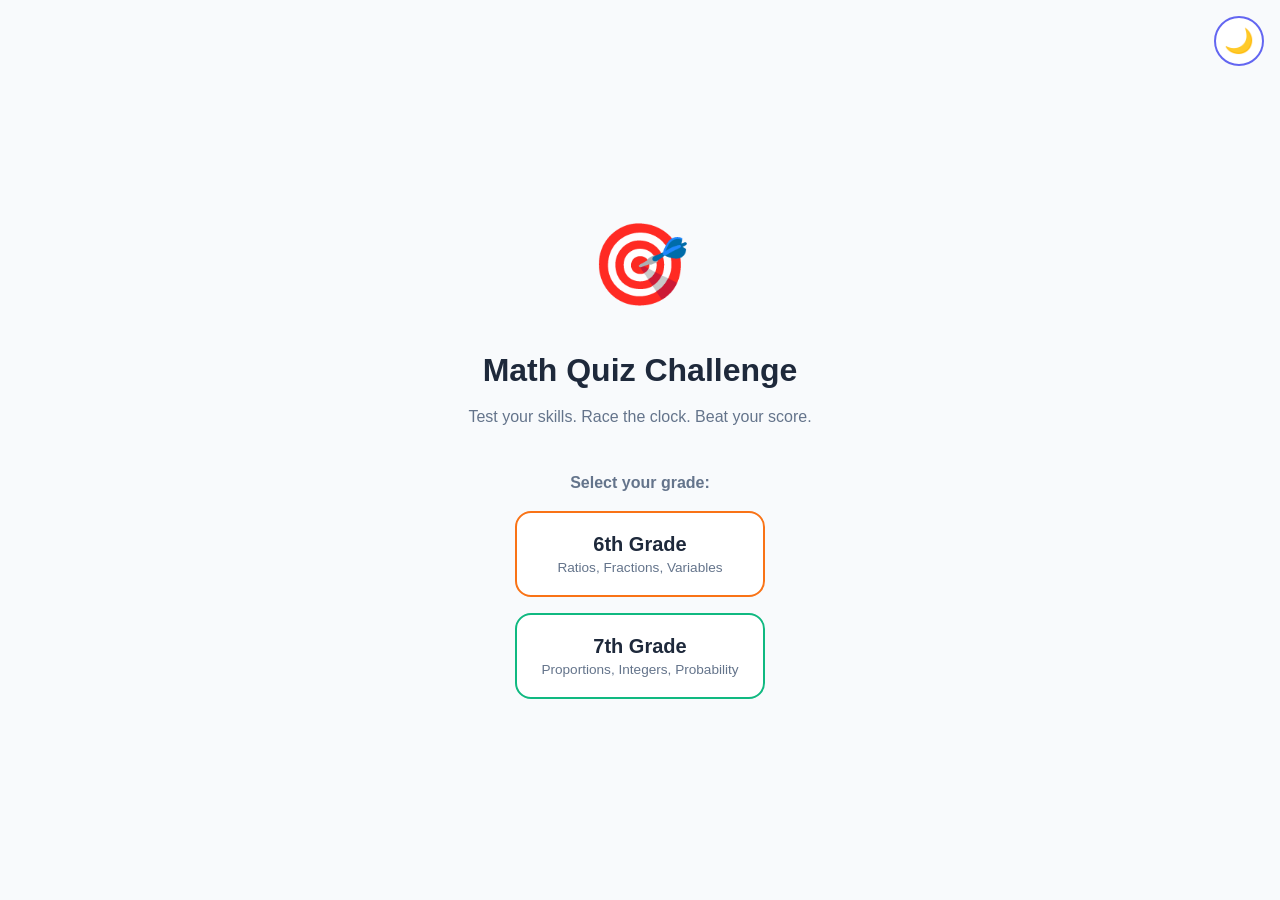
<file: index.html>
<!DOCTYPE html>
<html lang="en">
<head>
    <meta charset="UTF-8">
    <meta name="viewport" content="width=device-width, initial-scale=1.0">
    <title>Math Quiz - Fremont Students</title>
    <link rel="stylesheet" href="styles.css">
</head>
<body>
    <div class="container">
        <!-- Theme Toggle -->
        <button id="theme-toggle" class="theme-toggle" onclick="toggleTheme()" aria-label="Toggle dark mode"></button>

        <!-- Landing Screen -->
        <div id="landing" class="screen active" role="main" aria-label="Quiz landing page">
            <div class="logo" aria-hidden="true">🎯</div>
            <h1>Math Quiz Challenge</h1>
            <p class="subtitle">Test your skills. Race the clock. Beat your score.</p>
            
            <div class="grade-select">
                <p>Select your grade:</p>
                <div class="grade-buttons">
                    <button class="grade-btn" onclick="startQuiz(6)" aria-label="Start 6th grade quiz">
                        <span class="grade-label">6th Grade</span>
                        <span class="grade-desc">Ratios, Fractions, Variables</span>
                    </button>
                    <button class="grade-btn grade7" onclick="startQuiz(7)" aria-label="Start 7th grade quiz">
                        <span class="grade-label">7th Grade</span>
                        <span class="grade-desc">Proportions, Integers, Probability</span>
                    </button>
                </div>
            </div>
        </div>

        <!-- Quiz Screen -->
        <div id="quiz" class="screen" role="main" aria-label="Quiz">
            <div class="quiz-header">
                <div class="progress-bar" role="progressbar" aria-valuenow="0" aria-valuemin="0" aria-valuemax="100">
                    <div id="progress" class="progress-fill"></div>
                </div>
                <div class="quiz-stats">
                    <span id="question-counter" aria-live="polite">Question 1/10</span>
                    <span id="timer" aria-live="polite">⏱️ 00:00</span>
                </div>
            </div>

            <div class="question-container">
                <div id="question-box">
                    <span id="topic-tag" class="topic-tag">Ratios</span>
                    <h2 id="question-text">Loading...</h2>
                </div>
                
                <div id="options" class="options-grid" role="group" aria-label="Answer options">
                    <!-- Options injected by JS -->
                </div>
            </div>

            <div id="feedback" class="feedback hidden" role="status" aria-live="polite">
                <span id="feedback-icon" aria-hidden="true"></span>
                <p id="feedback-text"></p>
            </div>
        </div>

        <!-- Results Screen -->
        <div id="results" class="screen" role="main" aria-label="Quiz results">
            <div class="results-header">
                <div class="trophy" aria-hidden="true">🏆</div>
                <h2>Quiz Complete!</h2>
            </div>

            <div class="score-circle" role="img" aria-label="Your score">
                <span id="final-score">0</span>
                <small>/10</small>
            </div>

            <div class="stats-grid">
                <div class="stat">
                    <span class="stat-value" id="correct-count">0</span>
                    <span class="stat-label">Correct</span>
                </div>
                <div class="stat">
                    <span class="stat-value" id="avg-time">0s</span>
                    <span class="stat-label">Avg Time</span>
                </div>
                <div class="stat">
                    <span class="stat-value" id="grade-rating">-</span>
                    <span class="stat-label">Rating</span>
                </div>
            </div>

            <div class="result-actions">
                <button class="btn btn-primary" onclick="retakeQuiz()" aria-label="Retake quiz">↻ Try Again</button>
                <button class="btn btn-secondary" onclick="changeGrade()" aria-label="Change grade level">← Change Grade</button>
            </div>
        </div>
    </div>

    <script src="quiz.js"></script>
</body>
</html>
</file>
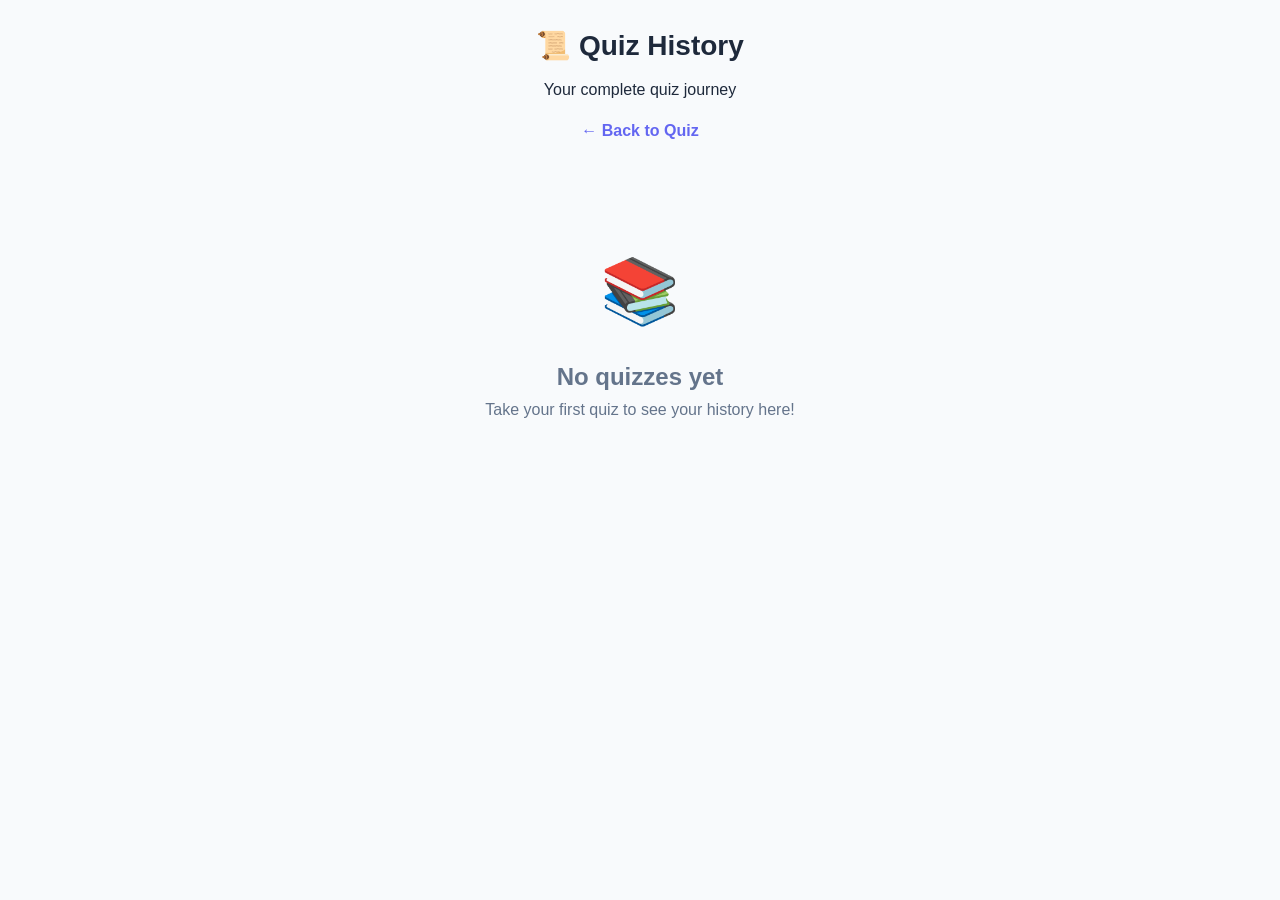
<file: history.html>
<!DOCTYPE html>
<html lang="en">
<head>
    <meta charset="UTF-8">
    <meta name="viewport" content="width=device-width, initial-scale=1.0">
    <title>Quiz History - Math Learning</title>
    <link rel="stylesheet" href="styles.css">
    <style>
        .history-container {
            max-width: 800px;
            margin: 0 auto;
            padding: 1.5rem;
        }
        
        .history-header {
            text-align: center;
            margin-bottom: 2rem;
        }
        
        .history-header h1 {
            font-size: 1.75rem;
            margin-bottom: 0.5rem;
        }
        
        .back-link {
            display: inline-block;
            margin-top: 1rem;
            color: var(--primary);
            text-decoration: none;
            font-weight: 600;
        }
        
        .history-stats {
            display: grid;
            grid-template-columns: repeat(auto-fit, minmax(150px, 1fr));
            gap: 1rem;
            margin-bottom: 2rem;
        }
        
        .history-stat {
            background: white;
            padding: 1.25rem;
            border-radius: 12px;
            text-align: center;
            box-shadow: 0 2px 8px rgba(0,0,0,0.05);
        }
        
        .history-stat .num {
            font-size: 2rem;
            font-weight: 700;
            color: var(--primary);
        }
        
        .history-stat .label {
            font-size: 0.85rem;
            color: var(--text-light);
        }
        
        .history-table {
            width: 100%;
            background: white;
            border-radius: 12px;
            overflow: hidden;
            box-shadow: 0 2px 8px rgba(0,0,0,0.05);
        }
        
        .history-table table {
            width: 100%;
            border-collapse: collapse;
        }
        
        .history-table th,
        .history-table td {
            padding: 1rem;
            text-align: left;
            border-bottom: 1px solid #f1f5f9;
        }
        
        .history-table th {
            background: #f8fafc;
            font-size: 0.85rem;
            font-weight: 600;
            color: var(--text-light);
            text-transform: uppercase;
        }
        
        .history-table tr:hover {
            background: #f8fafc;
            cursor: pointer;
        }
        
        .grade-badge {
            display: inline-block;
            padding: 0.25rem 0.75rem;
            border-radius: 20px;
            font-size: 0.8rem;
            font-weight: 600;
        }
        
        .grade-badge.grade-6 {
            background: #fff7ed;
            color: #f97316;
        }
        
        .grade-badge.grade-7 {
            background: #f0fdf4;
            color: #10b981;
        }
        
        .score-bar {
            height: 24px;
            background: #e2e8f0;
            border-radius: 12px;
            overflow: hidden;
            width: 100px;
        }
        
        .score-bar-fill {
            height: 100%;
            border-radius: 12px;
            display: flex;
            align-items: center;
            justify-content: center;
            font-size: 0.75rem;
            font-weight: 700;
            color: white;
            transition: width 0.3s ease;
        }
        
        .score-bar-fill.high { background: var(--success); }
        .score-bar-fill.medium { background: var(--primary); }
        .score-bar-fill.low { background: var(--error); }
        
        .empty-state {
            text-align: center;
            padding: 4rem 2rem;
            color: var(--text-light);
        }
        
        .empty-state .emoji {
            font-size: 4rem;
            margin-bottom: 1rem;
        }
        
        /* Modal */
        .modal-overlay {
            position: fixed;
            top: 0;
            left: 0;
            right: 0;
            bottom: 0;
            background: rgba(0,0,0,0.5);
            display: flex;
            align-items: center;
            justify-content: center;
            padding: 1rem;
            z-index: 100;
            opacity: 0;
            visibility: hidden;
            transition: all 0.3s ease;
        }
        
        .modal-overlay.active {
            opacity: 1;
            visibility: visible;
        }
        
        .modal {
            background: white;
            border-radius: 16px;
            width: 100%;
            max-width: 600px;
            max-height: 90vh;
            overflow: hidden;
            display: flex;
            flex-direction: column;
            transform: scale(0.9);
            transition: transform 0.3s ease;
        }
        
        .modal-overlay.active .modal {
            transform: scale(1);
        }
        
        .modal-header {
            padding: 1.5rem;
            background: linear-gradient(135deg, var(--primary) 0%, var(--primary-dark) 100%);
            color: white;
            display: flex;
            justify-content: space-between;
            align-items: center;
        }
        
        .modal-header h2 {
            margin: 0;
            font-size: 1.25rem;
        }
        
        .modal-close {
            background: none;
            border: none;
            color: white;
            font-size: 1.5rem;
            cursor: pointer;
        }
        
        .modal-body {
            padding: 1.5rem;
            overflow-y: auto;
        }
        
        .modal-questions {
            display: flex;
            flex-direction: column;
            gap: 0.75rem;
        }
        
        .mq-item {
            padding: 1rem;
            border-radius: 8px;
            border-left: 4px solid;
        }
        
        .mq-item.correct {
            background: #f0fdf4;
            border-left-color: var(--success);
        }
        
        .mq-item.wrong {
            background: #fef2f2;
            border-left-color: var(--error);
        }
        
        .mq-header {
            display: flex;
            gap: 0.5rem;
            align-items: center;
            margin-bottom: 0.25rem;
        }
        
        .mq-topic {
            font-size: 0.75rem;
            padding: 0.15rem 0.5rem;
            background: rgba(0,0,0,0.05);
            border-radius: 12px;
        }
        
        .mq-time {
            margin-left: auto;
            font-size: 0.8rem;
            color: var(--text-light);
        }
        
        .mq-text {
            font-weight: 500;
        }
        
        @media (max-width: 600px) {
            .history-table th,
            .history-table td {
                padding: 0.75rem;
                font-size: 0.9rem;
            }
            
            .score-bar {
                width: 60px;
                height: 20px;
            }
        }
    </style>
</head>
<body>
    <div class="history-container">
        <div class="history-header">
            <h1>📜 Quiz History</h1>
            <p>Your complete quiz journey</p>
            <a href="index.html" class="back-link">← Back to Quiz</a>
        </div>
        
        <div id="stats-container"></div>
        <div id="history-table-container"></div>
    </div>
    
    <div id="modal" class="modal-overlay">
        <div class="modal">
            <div class="modal-header">
                <h2>📝 Quiz Details</h2>
                <button class="modal-close" onclick="closeModal()">×</button>
            </div>
            <div class="modal-body" id="modal-content">
                <!-- Content injected -->
            </div>
        </div>
    </div>
    
    <script>
        const STORAGE_KEY = 'mathQuiz_history';
        
        function getHistory() {
            const data = localStorage.getItem(STORAGE_KEY);
            return data ? JSON.parse(data) : [];
        }
        
        function formatDate(isoString) {
            const date = new Date(isoString);
            return date.toLocaleDateString() + ' ' + date.toLocaleTimeString([], { hour: '2-digit', minute: '2-digit' });
        }
        
        function getStats(history) {
            if (history.length === 0) return null;
            
            const scores = history.map(h => (h.score / h.totalQuestions) * 100);
            const grade6 = history.filter(h => h.grade === 6);
            const grade7 = history.filter(h => h.grade === 7);
            
            return {
                total: history.length,
                avgScore: (scores.reduce((a, b) => a + b, 0) / scores.length).toFixed(1),
                bestScore: Math.max(...scores).toFixed(0),
                grade6Score: grade6.length > 0 ? 
                    (grade6.map(h => (h.score/h.totalQuestions)*100).reduce((a,b)=>a+b,0)/grade6.length).toFixed(1) : 0,
                grade7Score: grade7.length > 0 ? 
                    (grade7.map(h => (h.score/h.totalQuestions)*100).reduce((a,b)=>a+b,0)/grade7.length).toFixed(1) : 0
            };
        }
        
        function renderStats() {
            const history = getHistory();
            const stats = getStats(history);
            const container = document.getElementById('stats-container');
            
            if (!stats) {
                container.innerHTML = '';
                return;
            }
            
            container.innerHTML = `
                <div class="history-stats">
                    <div class="history-stat">
                        <div class="num">${stats.total}</div>
                        <div class="label">Total Quizzes</div>
                    </div>
                    <div class="history-stat">
                        <div class="num">${stats.avgScore}%</div>
                        <div class="label">Average Score</div>
                    </div>
                    <div class="history-stat">
                        <div class="num">${stats.bestScore}%</div>
                        <div class="label">Best Score</div>
                    </div>
                    <div class="history-stat">
                        <div class="num">${stats.grade6Score}%</div>
                        <div class="label">6th Grade Avg</div>
                    </div>
                    <div class="history-stat">
                        <div class="num">${stats.grade7Score}%</div>
                        <div class="label">7th Grade Avg</div>
                    </div>
                </div>
            `;
        }
        
        function renderHistoryTable() {
            const history = getHistory();
            const container = document.getElementById('history-table-container');
            
            if (history.length === 0) {
                container.innerHTML = `
                    <div class="empty-state">
                        <div class="emoji">📚</div>
                        <h2>No quizzes yet</h2>
                        <p>Take your first quiz to see your history here!</p>
                    </div>
                `;
                return;
            }
            
            container.innerHTML = `
                <div class="history-table">
                    <table>
                        <thead>
                            <tr>
                                <th>Date</th>
                                <th>Grade</th>
                                <th>Score</th>
                                <th>Avg Time</th>
                            </tr>
                        </thead>
                        <tbody>
                            ${history.map((h, i) => {
                                const pct = Math.round((h.score / h.totalQuestions) * 100);
                                const barClass = pct >= 80 ? 'high' : pct >= 60 ? 'medium' : 'low';
                                return `
                                    <tr onclick="showDetails(${i})">
                                        <td>${formatDate(h.date)}</td>
                                        <td><span class="grade-badge grade-${h.grade}">${h.grade}th Grade</span></td>
                                        <td>
                                            <div class="score-bar">
                                                <div class="score-bar-fill ${barClass}" style="width: ${pct}%">
                                                    ${pct}%
                                                </div>
                                            </div>
                                        </td>
                                        <td>${h.avgTime}s</td>
                                    </tr>
                                `;
                            }).join('')}
                        </tbody>
                    </table>
                </div>
            `;
        }
        
        function showDetails(index) {
            const history = getHistory();
            const quiz = history[index];
            const modal = document.getElementById('modal');
            const content = document.getElementById('modal-content');
            
            content.innerHTML = `
                <div class="modal-questions">
                    ${quiz.questions.map((q, i) => `
                        <div class="mq-item ${q.correct ? 'correct' : 'wrong'}">
                            <div class="mq-header">
                                <span>Q${i+1}</span>
                                <span class="mq-topic">${q.topic}</span>
                                <span class="mq-time">⏱️ ${q.time}s</span>
                            </div>
                            <div class="mq-text">${q.text}</div>
                            ${!q.correct ? `
                                <div style="margin-top: 0.5rem; font-size: 0.85rem; color: #ef4444;">
                                    You answered: ${q.userAnswerText || 'N/A'}
                                </div>
                                <div style="font-size: 0.85rem; color: #22c55e;">
                                    ✓ Correct: ${q.correctAnswerText}
                                </div>
                            ` : ''}
                        </div>
                    `).join('')}
                </div>
            `;
            
            modal.classList.add('active');
        }
        
        function closeModal() {
            document.getElementById('modal').classList.remove('active');
        }
        
        // Close modal on outside click
        document.getElementById('modal').addEventListener('click', (e) => {
            if (e.target === document.getElementById('modal')) closeModal();
        });
        
        // Initialize
        renderStats();
        renderHistoryTable();
    </script>
</body>
</html>
</file>
<file: styles.css>
:root {
    --primary: #6366f1;
    --primary-dark: #4f46e5;
    --grade6: #f97316;
    --grade7: #10b981;
    --success: #22c55e;
    --error: #ef4444;
    --bg: #f8fafc;
    --card: #ffffff;
    --text: #1e293b;
    --text-light: #64748b;
}

[data-theme="dark"] {
    --bg: #0f172a;
    --card: #1e293b;
    --text: #f1f5f9;
    --text-light: #cbd5e1;
}

* {
    margin: 0;
    padding: 0;
    box-sizing: border-box;
}

body {
    font-family: -apple-system, BlinkMacSystemFont, 'Segoe UI', Roboto, sans-serif;
    background: var(--bg);
    color: var(--text);
    line-height: 1.6;
    min-height: 100vh;
    transition: background-color 0.3s, color 0.3s;
}

.container {
    max-width: 600px;
    margin: 0 auto;
    padding: 1.5rem;
    min-height: 100vh;
}

/* Theme Toggle */
.theme-toggle {
    position: fixed;
    top: 1rem;
    right: 1rem;
    width: 50px;
    height: 50px;
    border-radius: 50%;
    background: var(--card);
    border: 2px solid var(--primary);
    cursor: pointer;
    font-size: 1.5rem;
    display: flex;
    align-items: center;
    justify-content: center;
    transition: all 0.3s;
    z-index: 100;
}

.theme-toggle:hover {
    transform: scale(1.1);
    box-shadow: 0 4px 12px rgba(99, 102, 241, 0.3);
}

.theme-toggle:focus {
    outline: 3px solid var(--primary);
    outline-offset: 2px;
}

/* Screens */
.screen {
    display: none;
    animation: fadeIn 0.4s ease;
}

.screen.active {
    display: flex;
    flex-direction: column;
    min-height: calc(100vh - 3rem);
}

@keyframes fadeIn {
    from {
        opacity: 0;
        transform: translateY(20px);
    }

    to {
        opacity: 1;
        transform: translateY(0);
    }
}

/* Landing Screen */
#landing {
    justify-content: center;
    align-items: center;
    text-align: center;
}

.logo {
    font-size: 5rem;
    margin-bottom: 1rem;
    animation: bounce 2s infinite;
}

@keyframes bounce {

    0%,
    100% {
        transform: translateY(0);
    }

    50% {
        transform: translateY(-10px);
    }
}

h1 {
    font-size: 2rem;
    font-weight: 800;
    margin-bottom: 0.5rem;
}

.subtitle {
    color: var(--text-light);
    margin-bottom: 2.5rem;
}

.grade-select p {
    font-weight: 600;
    margin-bottom: 1rem;
    color: var(--text-light);
}

.grade-buttons {
    display: flex;
    flex-direction: column;
    gap: 1rem;
    width: 100%;
    max-width: 320px;
}

.grade-btn {
    padding: 1.25rem 1.5rem;
    border: 2px solid var(--grade6);
    border-radius: 16px;
    background: var(--card);
    cursor: pointer;
    transition: all 0.2s;
    display: flex;
    flex-direction: column;
    align-items: center;
    gap: 0.25rem;
}

.grade-btn:hover {
    transform: translateY(-2px);
    box-shadow: 0 8px 25px rgba(249, 115, 22, 0.3);
}

.grade-btn.grade7 {
    border-color: var(--grade7);
}

.grade-btn.grade7:hover {
    box-shadow: 0 8px 25px rgba(16, 185, 129, 0.3);
}

.grade-label {
    font-size: 1.25rem;
    font-weight: 700;
    color: var(--text);
}

.grade-desc {
    font-size: 0.85rem;
    color: var(--text-light);
}

/* Quiz Screen */
#quiz {
    justify-content: flex-start;
}

.quiz-header {
    margin-bottom: 1.5rem;
}

.progress-bar {
    height: 6px;
    background: #e2e8f0;
    border-radius: 3px;
    overflow: hidden;
    margin-bottom: 1rem;
}

.progress-fill {
    height: 100%;
    background: var(--primary);
    width: 10%;
    transition: width 0.3s ease;
}

.quiz-stats {
    display: flex;
    justify-content: space-between;
    font-weight: 600;
    font-size: 0.9rem;
}

#timer {
    color: var(--primary);
}

.question-container {
    flex: 1;
    display: flex;
    flex-direction: column;
    gap: 1.5rem;
}

#question-box {
    background: var(--card);
    padding: 1.5rem;
    border-radius: 16px;
    box-shadow: 0 2px 8px rgba(0, 0, 0, 0.05);
}

.topic-tag {
    display: inline-block;
    padding: 0.35rem 0.75rem;
    background: var(--primary);
    color: white;
    border-radius: 20px;
    font-size: 0.75rem;
    font-weight: 600;
    text-transform: uppercase;
    letter-spacing: 0.5px;
    margin-bottom: 0.75rem;
}

#question-text {
    font-size: 1.25rem;
    line-height: 1.5;
}

.options-grid {
    display: grid;
    gap: 0.75rem;
}

.option-btn {
    padding: 1rem 1.25rem;
    border: 2px solid #e2e8f0;
    border-radius: 12px;
    background: var(--card);
    cursor: pointer;
    font-size: 1rem;
    text-align: left;
    transition: all 0.15s;
    color: var(--text);
}

.option-btn:hover:not(:disabled) {
    border-color: var(--primary);
    background: #eef2ff;
}

.option-btn:focus {
    outline: 3px solid var(--primary);
    outline-offset: 2px;
}

.option-btn.focused {
    border-color: var(--primary);
    background: #eef2ff;
    transform: translateX(4px);
}

.option-btn.correct {
    border-color: var(--success);
    background: #f0fdf4;
}

.option-btn.wrong {
    border-color: var(--error);
    background: #fef2f2;
}

.option-btn:disabled {
    cursor: default;
    opacity: 0.7;
}

/* Feedback */
.feedback {
    text-align: center;
    padding: 1rem;
    border-radius: 12px;
    margin-top: auto;
}

.feedback.hidden {
    display: none;
}

.feedback.correct {
    background: #f0fdf4;
    color: var(--success);
}

.feedback.wrong {
    background: #fef2f2;
    color: var(--error);
}

#feedback-icon {
    font-size: 2rem;
    display: block;
    margin-bottom: 0.25rem;
}

/* Results Screen */
#results {
    justify-content: center;
    align-items: center;
    text-align: center;
}

.results-header {
    margin-bottom: 1.5rem;
}

.trophy {
    font-size: 4rem;
    margin-bottom: 0.5rem;
}

.score-circle {
    width: 140px;
    height: 140px;
    border-radius: 50%;
    background: linear-gradient(135deg, var(--primary) 0%, var(--primary-dark) 100%);
    color: white;
    display: flex;
    align-items: center;
    justify-content: center;
    font-size: 3rem;
    font-weight: 800;
    margin: 1.5rem 0;
}

.score-circle small {
    font-size: 1.25rem;
    opacity: 0.8;
    margin-left: 2px;
}

.stats-grid {
    display: grid;
    grid-template-columns: repeat(3, 1fr);
    gap: 1rem;
    width: 100%;
    margin-bottom: 2rem;
}

.stat {
    background: var(--card);
    padding: 1rem;
    border-radius: 12px;
    box-shadow: 0 2px 8px rgba(0, 0, 0, 0.05);
}

.stat-value {
    display: block;
    font-size: 1.5rem;
    font-weight: 700;
    color: var(--primary);
}

.stat-label {
    font-size: 0.8rem;
    color: var(--text-light);
}

.result-actions {
    display: flex;
    flex-direction: column;
    gap: 0.75rem;
    width: 100%;
}

.btn {
    padding: 1rem 2rem;
    border-radius: 12px;
    border: none;
    font-size: 1rem;
    font-weight: 600;
    cursor: pointer;
    transition: all 0.2s;
}

.btn-primary {
    background: var(--primary);
    color: white;
}

.btn-primary:hover {
    background: var(--primary-dark);
    transform: translateY(-1px);
}

.btn-secondary {
    background: var(--card);
    color: var(--text);
    border: 2px solid #e2e8f0;
}

.btn-secondary:hover {
    border-color: var(--primary);
    color: var(--primary);
}

/* Summary Section */
.quiz-summary {
    width: 100%;
    max-width: 600px;
    margin-top: 2rem;
    animation: slideUp 0.4s ease;
}

@keyframes slideUp {
    from {
        opacity: 0;
        transform: translateY(30px);
    }

    to {
        opacity: 1;
        transform: translateY(0);
    }
}

.summary-wrapper {
    background: var(--card);
    border-radius: 16px;
    overflow: hidden;
    box-shadow: 0 4px 16px rgba(0, 0, 0, 0.08);
}

.summary-header {
    background: linear-gradient(135deg, var(--primary) 0%, var(--primary-dark) 100%);
    color: white;
    padding: 1.5rem;
    display: flex;
    justify-content: space-between;
    align-items: center;
}

.summary-header h2 {
    font-size: 1.25rem;
    margin: 0;
}

.session-date {
    font-size: 0.85rem;
    opacity: 0.9;
}

.summary-section {
    padding: 1.5rem;
    border-bottom: 1px solid #f1f5f9;
}

.summary-section:last-of-type {
    border-bottom: none;
}

.summary-section h3 {
    font-size: 0.9rem;
    text-transform: uppercase;
    letter-spacing: 0.5px;
    color: var(--text-light);
    margin-bottom: 1rem;
}

/* History Stats */
.stats-row {
    display: flex;
    gap: 1rem;
    overflow-x: auto;
}

.stat-mini {
    flex: 1;
    min-width: 80px;
    text-align: center;
    background: #f8fafc;
    padding: 1rem 0.5rem;
    border-radius: 12px;
}

.stat-mini .stat-num {
    display: block;
    font-size: 1.25rem;
    font-weight: 700;
    color: var(--primary);
}

.stat-mini span:last-child {
    font-size: 0.75rem;
    color: var(--text-light);
}

.comparison-row {
    margin-top: 1rem;
    padding-top: 1rem;
    border-top: 1px solid #f1f5f9;
    font-size: 0.9rem;
    color: var(--text);
}

.comparison-row .arrow {
    font-size: 1.1rem;
}

/* Weak Areas */
.weak-topics-grid {
    display: grid;
    grid-template-columns: repeat(auto-fit, minmax(120px, 1fr));
    gap: 0.75rem;
}

.weak-topic-card {
    background: #fef2f2;
    border: 1px solid #fecaca;
    border-radius: 8px;
    padding: 0.75rem;
    text-align: center;
}

.topic-name {
    display: block;
    font-size: 0.8rem;
    font-weight: 600;
    color: var(--text);
    margin-bottom: 0.25rem;
}

.topic-rate {
    display: block;
    font-size: 1.1rem;
    font-weight: 700;
}

/* Question Breakdown */
.question-list {
    max-height: 300px;
    overflow-y: auto;
}

.q-item {
    padding: 1rem;
    border-radius: 8px;
    margin-bottom: 0.5rem;
    border-left: 4px solid;
}

.q-item.correct {
    background: #f0fdf4;
    border-left-color: var(--success);
}

.q-item.wrong {
    background: #fef2f2;
    border-left-color: var(--error);
}

.q-info {
    display: flex;
    gap: 0.75rem;
    align-items: center;
    flex-wrap: wrap;
}

.q-num {
    font-weight: 700;
    color: var(--text);
    min-width: 30px;
}

.q-topic {
    font-size: 0.75rem;
    padding: 0.2rem 0.5rem;
    background: rgba(0, 0, 0, 0.05);
    border-radius: 12px;
    color: var(--text-light);
}

.q-time {
    font-size: 0.8rem;
    color: var(--text-light);
    margin-left: auto;
}

.q-detail {
    margin-top: 0.5rem;
    padding-top: 0.5rem;
    border-top: 1px dashed rgba(0, 0, 0, 0.1);
    font-size: 0.85rem;
    display: flex;
    gap: 1rem;
    flex-wrap: wrap;
}

.q-detail span {
    color: var(--error);
}

.q-detail .correct-ans {
    color: var(--success);
    font-weight: 600;
}

/* Summary Actions */
.summary-actions {
    display: flex;
    gap: 0.75rem;
    padding: 1rem 1.5rem;
    background: #fafafa;
    border-top: 1px solid #f1f5f9;
}

.summary-actions .btn {
    flex: 1;
    padding: 0.75rem;
    font-size: 0.9rem;
}

/* Responsive */
@media (max-width: 480px) {
    h1 {
        font-size: 1.75rem;
    }

    #question-text {
        font-size: 1.1rem;
    }

    .score-circle {
        width: 120px;
        height: 120px;
        font-size: 2.5rem;
    }

    .option-btn {
        padding: 0.9rem 1rem;
        font-size: 0.95rem;
    }

    .summary-header {
        flex-direction: column;
        gap: 0.5rem;
        text-align: center;
    }

    .stats-row {
        justify-content: center;
    }

    .summary-actions {
        flex-direction: column;
    }

    .theme-toggle {
        width: 45px;
        height: 45px;
        font-size: 1.25rem;
        top: 0.75rem;
        right: 0.75rem;
    }
}

@media (max-width: 360px) {
    .container {
        padding: 1rem;
    }

    h1 {
        font-size: 1.5rem;
    }

    .logo {
        font-size: 4rem;
    }

    .grade-btn {
        padding: 1rem 1.25rem;
    }

    .btn {
        padding: 0.8rem 1.5rem;
        font-size: 0.9rem;
    }
}

/* Keyboard Navigation */
button:focus-visible {
    outline: 3px solid var(--primary);
    outline-offset: 2px;
}

/* Print Styles */
@media print {
    .theme-toggle {
        display: none;
    }

    .summary-actions {
        display: none;
    }
}
</file>
